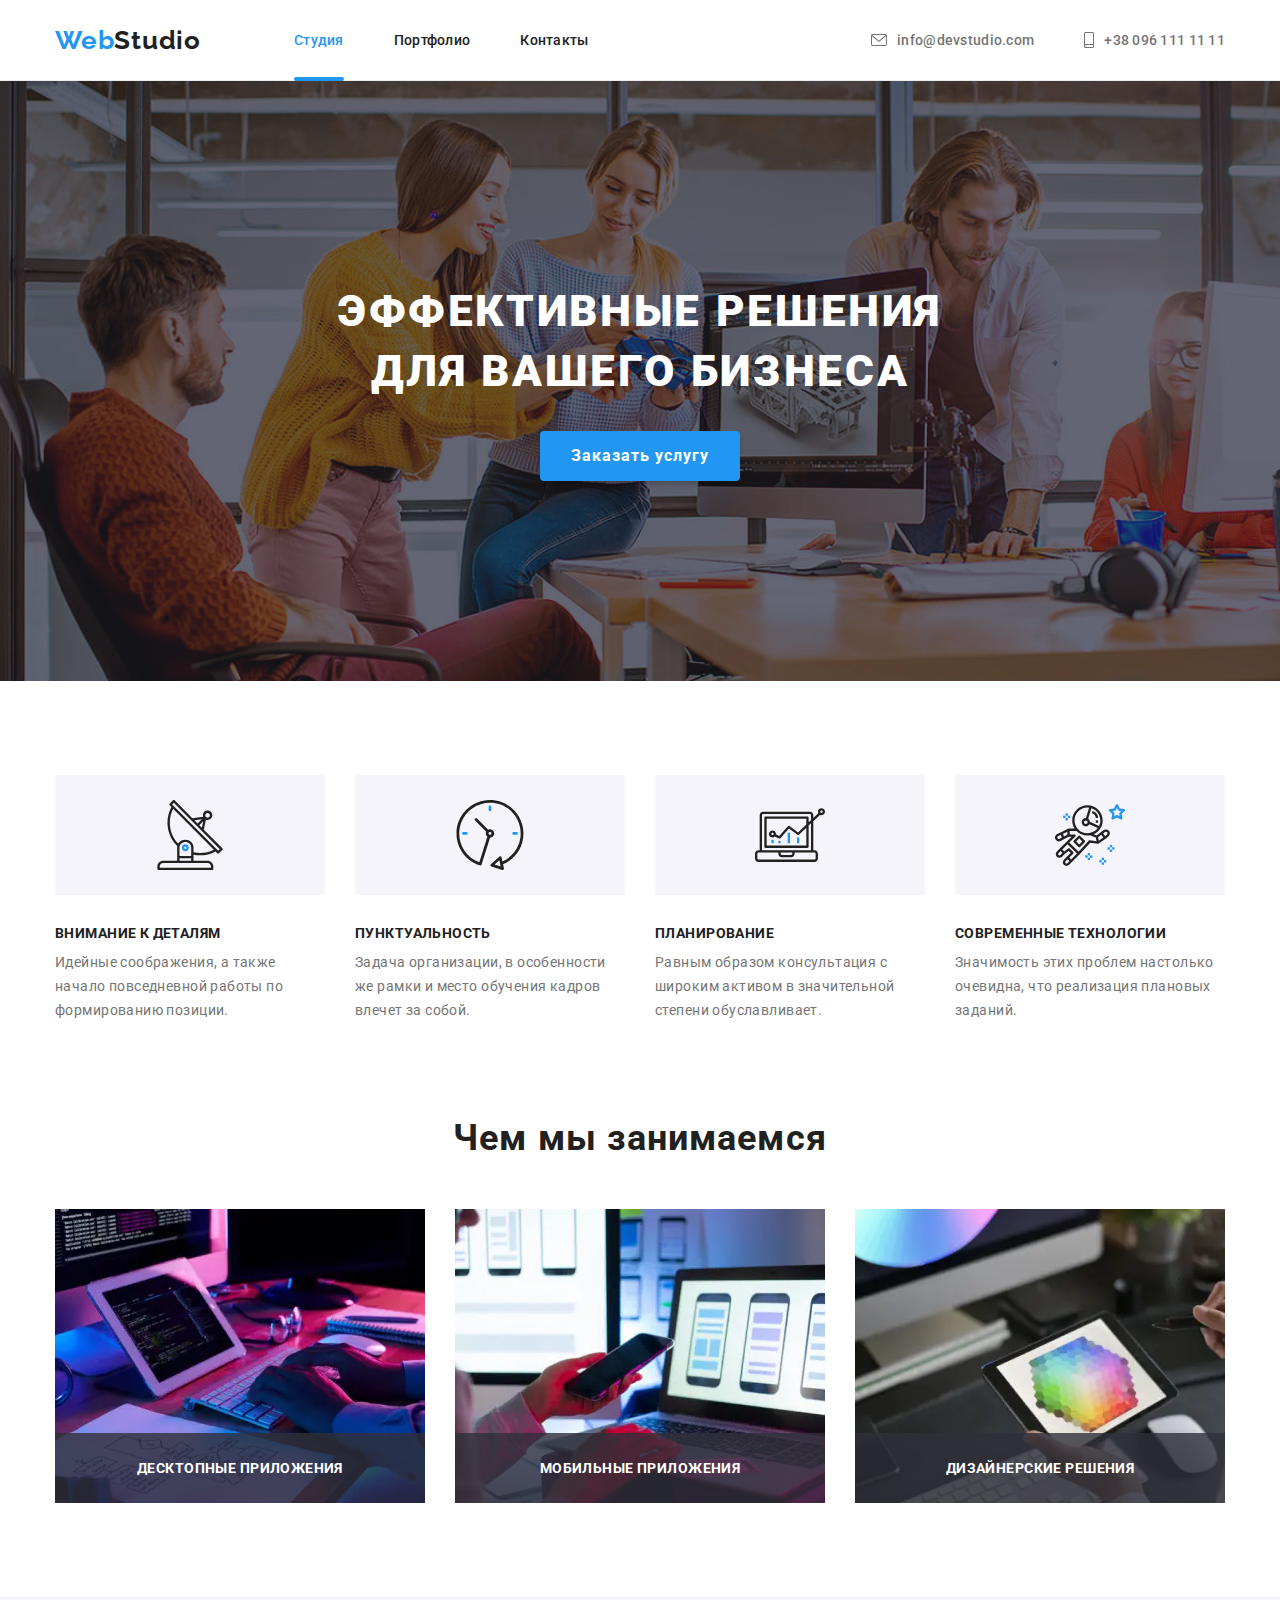
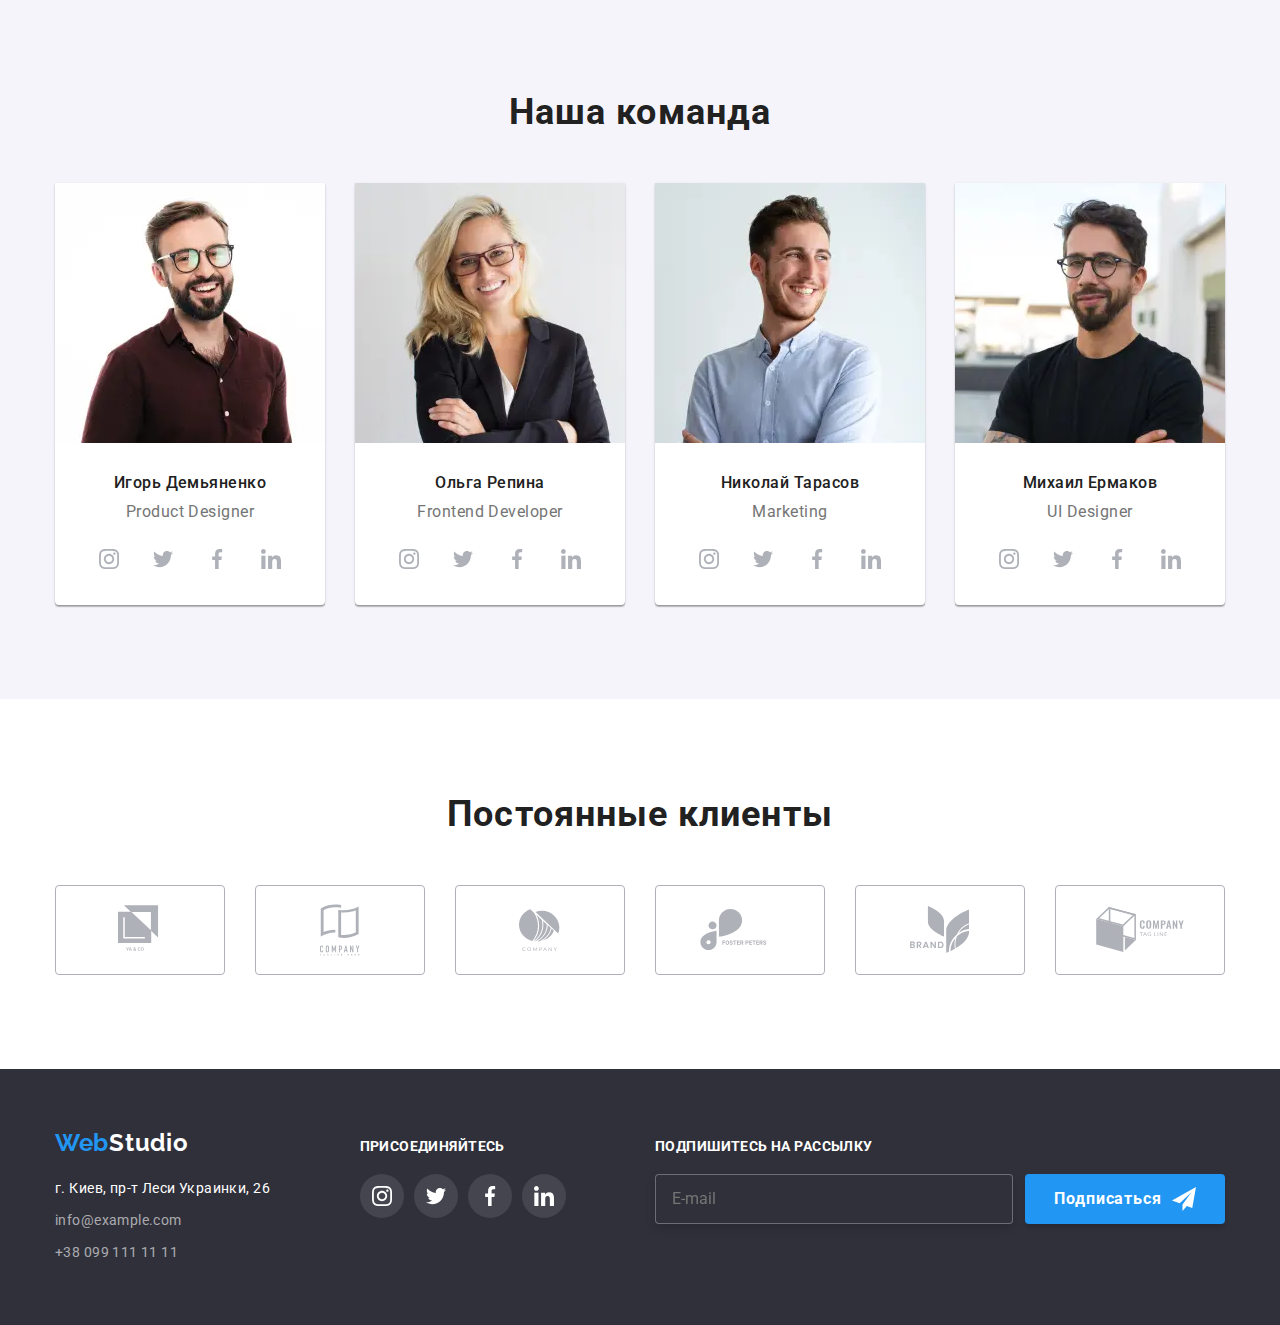
<file: index.html>
<!DOCTYPE html>
<html lang="ru">
<head>
    <meta charset="UTF-8">
    <meta name="viewport" content="width=device-width, initial-scale=1.0">
    <meta http-equiv="X-UA-Compatible" content="ie=edge">
    <link rel="stylesheet" href="https://cdnjs.cloudflare.com/ajax/libs/modern-normalize/1.0.0/modern-normalize.min.css" />
    <link rel="preconnect" href="https://fonts.gstatic.com">
    <link href="https://fonts.googleapis.com/css2?family=Raleway:wght@700&family=Roboto:wght@400;500;700;900&display=swap"
        rel="stylesheet">
    <link rel="stylesheet" href="./css/main.min.css">
    <title>Webstudio</title>
</head>
<body>
    <header class="header">
        <div class="container">
            <nav class="navigation">
                <a class="header-logo" href="./"><span class="logo-accent">Web</span>Studio</a>
                <ul class="navigation-list">
                    <li class="navigation-list-item">
                        <a class="navigation-list-link current-link" href="#">Студия</a>
                    </li>
                    <li class="navigation-list-item">
                        <a class="navigation-list-link" href="./portfolio.html">Портфолио</a>
                    </li>
                    <li class="navigation-list-item">
                        <a class="navigation-list-link" href="">Контакты</a>
                    </li>
                </ul>
            </nav>
            <button type="button" class="burger-btn" data-menu-button>
                <svg class="burger-icon">
                    <use href="./images/sprite.svg#burger"></use>
                </svg>
            </button>

            <ul class="header-address">
                <li class="header-address-item">
                    <a class="header-address-link" href="mailto:info@devstudio.com">
                        <svg class="icon-mail">
                            <use href="./images/sprite.svg#mail"></use>
                        </svg>
                        info@devstudio.com</a>
                </li>
                <li class="header-address-item">
                    <a class="header-address-link" href="tel:+380961111111">
                        <svg class="icon-phone">
                            <use href="./images/sprite.svg#phone"></use>
                        </svg>
                        +38 096 111 11 11</a>
                </li>
            </ul>
        </div>
        <div class="mobile-menu" data-menu>
            <button type="button" class="mobile-close-btn" data-menu-close>
                <svg class="close-icon">
                    <use href="./images/sprite.svg#close"></use>
                </svg>
            </button>
            <ul class="mobile-menu-nav">
                <li class="mobile-menu-nav-item">
                    <a href="" class="mobile-menu-nav-link link current-link">Студия</a>
                </li>
                <li class="mobile-menu-nav-item">
                    <a href="./portfolio.html" class="mobile-menu-nav-link link">Портфолио</a>
                </li>
                <li class="mobile-menu-nav-item">
                    <a href="" class="mobile-menu-nav-link link">Контакты</a>
                </li>
            </ul>
            <div class="mobile-container">
                <ul class="mobile-menu-address">
                    <li class="mobile-menu-address-item">
                        <a href="tel:+380961111111" class="mobile-menu-address-tel-link link">+38 096 111 11 11</a>
                    </li>
                    <li class="mobile-menu-address-item">
                        <a href="mailto:info@devstudio.com" class="mobile-menu-address-mail-link link">info@devstudio.com</a>
                    </li>
                </ul>
                <ul class="mobile-menu-social">
                    <li class="mobile-menu-social-item">
                        <a href="https://www.instagram.com/" class="mobile-menu-social-link link" target="blank">Instagram</a>
                    </li>
                    <li class="mobile-menu-social-item">
                        <a href="https://twitter.com/" class="mobile-menu-social-link link" target="blank">Twitter</a>
                    </li>
                    <li class="mobile-menu-social-item">
                        <a href="https://www.facebook.com/" class="mobile-menu-social-link link" target="blank">Facebook</a>
                    </li>
                    <li class="mobile-menu-social-item">
                        <a href="https://www.linkedin.com/" class="mobile-menu-social-link link" target="blank">LinkedIn</a>
                    </li>
                </ul>
            </div>
        </div>
    </header>

    <main>
        <!-- HERO -->
        <section class="hero">
            <div class="hero-content container">
            <h1 class="hero-title">Эффективные решения <br> для вашего бизнеса</h1>
            <button class="hero-button" type="button" data-modal-open>Заказать услугу</button>
            </div>
        </section>

        <!-- ABOUT US -->
        <section class="about">
            <div class="container">
            <h2 class="visually-hidden">Наши преимущества</h2>
            <ul class="about-list">
                <li class="about-list-item">
                    <div class="about-list-icon">
                        <svg class="about-icon">
                            <use href="./images/sprite.svg#antenna"></use>
                        </svg>
                    </div>
                    <h3 class="about-title">Внимание к деталям</h3>
                    <p class="about-description">Идейные соображения, а также начало повседневной работы по формированию позиции.</p>
                </li>
                <li class="about-list-item">
                    <div class="about-list-icon">
                        <svg class="about-icon">
                            <use href="./images/sprite.svg#clock"></use>
                        </svg>
                    </div>
                    <h3 class="about-title">Пунктуальность</h3>
                    <p class="about-description">Задача организации, в особенности же рамки и место обучения кадров влечет за собой.</p>
                </li>
                <li class="about-list-item">
                    <div class="about-list-icon">
                        <svg class="about-icon">
                            <use href="./images/sprite.svg#diagram"></use>
                        </svg>
                    </div>
                    <h3 class="about-title">Планирование</h3>
                    <p class="about-description">Равным образом консультация с широким активом в значительной степени обуславливает.</p>
                </li>
                <li class="about-list-item">
                    <div class="about-list-icon">
                        <svg class="about-icon">
                            <use href="./images/sprite.svg#astronaut"></use>
                        </svg>
                    </div>
                    <h3 class="about-title">Современные технологии</h3>
                    <p class="about-description">Значимость этих проблем настолько очевидна, что реализация плановых заданий.</p>
                </li>
            </ul>
            </div>
        </section>

        <!-- WHAT WE DO -->
        <section class="our-work">
            <div class="container">
            <h2 class="title">Чем мы занимаемся</h2>
            <ul class="our-work-list">
                <li class="our-work-list-item">
                    <div class="our-work-list-wrapper">
                        <picture>
                            <source 
                            srcset="./images/what-we-do/img1.webp 1x, ./images/what-we-do/img1-2x.webp 2x" 
                            media="(min-width: 1200px)" type="image/webp">

                            <source
                            srcset="./images/what-we-do/img1.jpg 1x, ./images/what-we-do/img1-2x.jpg 2x"
                            media="(min-width: 1200px)">

                            <img class="our-work-img" src="./images/what-we-do/img1.jpg" alt="программист пишет код">
                        </picture>
                        <p class="our-work-description">Десктопные приложения</p>
                    </div>
                </li>
                <li class="our-work-list-item">
                    <div class="our-work-list-wrapper">
                        <picture>
                            <source srcset="./images/what-we-do/img2.webp 1x, ./images/what-we-do/img2-2x.webp 2x" media="(min-width: 1200px)"
                                type="image/webp">
                        
                            <source srcset="./images/what-we-do/img2.jpg 1x, ./images/what-we-do/img2-2x.jpg 2x" media="(min-width: 1200px)">
                        
                            <img class="our-work-img" src="./images/what-we-do/img2.jpg" alt="дизайнер выбирает макет для мобильного приложения">
                        </picture>
                        <p class="our-work-description">Мобильные приложения</p>
                    </div>
                </li>
                <li class="our-work-list-item">
                    <div class="our-work-list-wrapper">
                        <picture>
                            <source srcset="./images/what-we-do/img3.webp 1x, ./images/what-we-do/img3-2x.webp 2x" media="(min-width: 1200px)"
                                type="image/webp">
                        
                            <source srcset="./images/what-we-do/img3.jpg 1x, ./images/what-we-do/img3-2x.jpg 2x" media="(min-width: 1200px)">
                        
                            <img class="our-work-img" src="./images/what-we-do/img3.jpg" alt="дизайнер выбирает цветовую гамму">
                        </picture>
                        <p class="our-work-description">Дизайнерские решения</p>
                    </div>
                </li>
            </ul>
            </div>
        </section>

        <!-- OUR TEAM -->
        <section class="team">
            <div class="container">
            <h2 class="title">Наша команда</h2>
            <ul class="team-list">
                <li class="team-list-item">
                    <picture>
                        <source 
                            srcset="./images/our-team/igor-desk.webp 1x, ./images/our-team/igor-desk@2х.webp 2x" 
                            media="(min-width: 1200px)" type="image/webp">
                        <source 
                            srcset="./images/our-team/igor-desk.jpg 1x, ./images/our-team/igor-desk@2x.jpg 2x" 
                            media="(min-width: 1200px)">
                        <source 
                            srcset="./images/our-team/igor-tablet.webp 1x, ./images/our-team/igor-tablet@2x.webp 2x" 
                            media="(min-width: 768px)" type="image/webp">
                        <source 
                            srcset="./images/our-team/igor-tablet.jpg 1x, ./images/our-team/igor-tablet@2x.jpg 2x" 
                            media="(min-width: 768px)">
                        <source 
                            srcset="./images/our-team/igor.webp 1x, ./images/our-team/igor@2х.webp 2x" 
                            media="(min-width: 480px)" type="image/webp">
                        <source 
                            srcset="./images/our-team/igor.jpg 1x, ./images/our-team/igor@2х.jpg 2x" 
                            media="(min-width: 480px)">

                        <img class="team-img" src="./images/our-team/igor.jpg" alt="Игорь Демьяненко">
                    </picture>
                    
                    <div class="team-card">
                    <h3 class="team-title">Игорь Демьяненко</h3>
                    <p class="team-description" lang="en">Product Designer</p>
                    <ul class="social-list">
                        <li class="social-list-item">
                            <a href="https://www.instagram.com/" class="social-list-link" target="blank">
                                <svg class="social-list-icon">
                                    <use href="./images/sprite.svg#instagram"></use>
                                </svg>
                            </a>
                        </li>
                        <li class="social-list-item">
                            <a href="https://twitter.com/" class="social-list-link" target="blank">
                                <svg class="social-list-icon">
                                    <use href="./images/sprite.svg#twitter"></use>
                                </svg>
                            </a>
                        </li>
                        <li class="social-list-item">
                            <a href="https://www.facebook.com/" class="social-list-link" target="blank">
                                <svg class="social-list-icon">
                                    <use href="./images/sprite.svg#facebook"></use>
                                </svg>
                            </a>
                        </li>
                        <li class="social-list-item">
                            <a href="https://www.linkedin.com/" class="social-list-link" target="blank">
                                <svg class="social-list-icon">
                                    <use href="./images/sprite.svg#linkedin"></use>
                                </svg>
                            </a>
                        </li>
                    </ul>
                    </div>
                </li>
                <li class="team-list-item">
                    <picture>
                        <source srcset="./images/our-team/olga-desk-1x.webp 1x, ./images/our-team/olga-desk-2x.webp 2x" 
                            media="(min-width: 1200px)"
                            type="image/webp">

                        <source srcset="./images/our-team/olga-desk-1x.jpg 1x, ./images/our-team/olga-desk-2x.jpg 2x" 
                            media="(min-width: 1200px)">

                        <source srcset="./images/our-team/olga-tablet-1x.webp 1x, ./images/our-team/olga-tablet-2x.webp 2x"
                            media="(min-width: 768px)"
                            type="image/webp">

                        <source srcset="./images/our-team/olga-tablet-1x.jpg 1x, ./images/our-team/olga-tablet-2x.jpg 2x"
                            media="(min-width: 768px)">

                        <source srcset="./images/our-team/olga-1х.webp 1x, ./images/our-team/olga-2х.webp 2x" 
                            media="(min-width: 480px)"
                            type="image/webp">

                        <source srcset="./images/our-team/olga-1х.jpg 1x, ./images/our-team/olga-2х.jpg 2x" 
                            media="(min-width: 480px)">
                    
                        <img class="team-img" src="./images/our-team/olga-1х.jpg" alt="Ольга Репина">
                    </picture>
                    

                    <div class="team-card">
                    <h3 class="team-title">Ольга Репина</h3>
                    <p class="team-description" lang="en">Frontend Developer</p>
                    <ul class="social-list">
                        <li class="social-list-item">
                            <a href="https://www.instagram.com/" class="social-list-link" target="blank">
                                <svg class="social-list-icon">
                                    <use href="./images/sprite.svg#instagram"></use>
                                </svg>
                            </a>
                        </li>
                        <li class="social-list-item">
                            <a href="https://twitter.com/" class="social-list-link" target="blank">
                                <svg class="social-list-icon">
                                    <use href="./images/sprite.svg#twitter"></use>
                                </svg>
                            </a>
                        </li>
                        <li class="social-list-item">
                            <a href="https://www.facebook.com/" class="social-list-link" target="blank">
                                <svg class="social-list-icon">
                                    <use href="./images/sprite.svg#facebook"></use>
                                </svg>
                            </a>
                        </li>
                        <li class="social-list-item">
                            <a href="https://www.linkedin.com/" class="social-list-link" target="blank">
                                <svg class="social-list-icon">
                                    <use href="./images/sprite.svg#linkedin"></use>
                                </svg>
                            </a>
                        </li>
                    </ul>
                    </div>
                </li>
                <li class="team-list-item">

                    <picture>
                        <source srcset="./images/our-team/nikolay-desk-1x.webp 1x, ./images/our-team/nikolay-desk-2x.webp 2x"
                            media="(min-width: 1200px)" type="image/webp">
                        
                        <source srcset="./images/our-team/nikolay-desk-1x.jpg 1x, ./images/our-team/nikolay-desk-2x.jpg 2x"
                            media="(min-width: 1200px)">
                        
                        <source srcset="./images/our-team/nikolay-tablet-1x.webp 1x, ./images/our-team/nikolay-tablet-2x.webp 2x"
                            media="(min-width: 768px)" type="image/webp">
                        
                        <source srcset="./images/our-team/nikolay-tablet-1x.jpg 1x, ./images/our-team/nikolay-tablet-2x.jpg 2x"
                            media="(min-width: 768px)">
                        
                        <source srcset="./images/our-team/nikolay-1х.webp 1x, ./images/our-team/nikolay-2х.webp 2x" 
                            media="(min-width: 480px)"
                            type="image/webp">
                        
                        <source srcset="./images/our-team/nikolay-1х.jpg 1x, ./images/our-team/nikolay-2х.jpg 2x" 
                            media="(min-width: 480px)">

                        <img class="team-img" src="./images/our-team/nikolay-1х.jpg" alt="Николай Тарасов">
                    </picture>

                    <div class="team-card">
                    <h3 class="team-title">Николай Тарасов</h3>
                    <p class="team-description" lang="en">Marketing</p>
                    <ul class="social-list">
                        <li class="social-list-item">
                            <a href="https://www.instagram.com/" class="social-list-link" target="blank">
                                <svg class="social-list-icon">
                                    <use href="./images/sprite.svg#instagram"></use>
                                </svg>
                            </a>
                        </li>
                        <li class="social-list-item">
                            <a href="https://twitter.com/" class="social-list-link" target="blank">
                                <svg class="social-list-icon">
                                    <use href="./images/sprite.svg#twitter"></use>
                                </svg>
                            </a>
                        </li>
                        <li class="social-list-item">
                            <a href="https://www.facebook.com/" class="social-list-link" target="blank">
                                <svg class="social-list-icon">
                                    <use href="./images/sprite.svg#facebook"></use>
                                </svg>
                            </a>
                        </li>
                        <li class="social-list-item">
                            <a href="https://www.linkedin.com/" class="social-list-link" target="blank">
                                <svg class="social-list-icon">
                                    <use href="./images/sprite.svg#linkedin"></use>
                                </svg>
                            </a>
                        </li>
                    </ul>
                    </div>
                </li>
                <li class="team-list-item">
                    <picture>
                        <source srcset="./images/our-team/michael-desk-1x.webp 1x, ./images/our-team/michael-desk-2x.webp 2x"
                            media="(min-width: 1200px)" 
                            type="image/webp">
                        
                        <source srcset="./images/our-team/michael-desk-1x.jpg 1x, ./images/our-team/michael-desk-2x.jpg 2x"
                            media="(min-width: 1200px)">
                        
                        <source srcset="./images/our-team/michael-tablet-1x.webp 1x, ./images/our-team/michael-tablet-2x.webp 2x"
                            media="(min-width: 768px)" 
                            type="image/webp">
                        
                        <source srcset="./images/our-team/michael-tablet-1x.jpg 1x, ./images/our-team/michael-tablet-2x.jpg 2x"
                            media="(min-width: 768px)">
                        
                        <source srcset="./images/our-team/michael-1х.webp 1x, ./images/our-team/michael-2х.webp 2x" 
                            media="(min-width: 480px)"
                            type="image/webp">
                        
                        <source srcset="./images/our-team/michael-1х.jpg 1x, ./images/our-team/michael-2х.jpg 2x" 
                            media="(min-width: 480px)">
                    
                        <img class="team-img" src="./images/our-team/michael-1х.jpg" alt="Михаил Ермаков">
                    </picture>

                    

                    <div class="team-card">
                    <h3 class="team-title">Михаил Ермаков</h3>
                    <p class="team-description" lang="en">UI Designer</p>
                    <ul class="social-list">
                        <li class="social-list-item">
                            <a href="https://www.instagram.com/" class="social-list-link" target="blank">
                                <svg class="social-list-icon">
                                    <use href="./images/sprite.svg#instagram"></use>
                                </svg>
                            </a>
                        </li>
                        <li class="social-list-item">
                            <a href="https://twitter.com/" class="social-list-link" target="blank">
                                <svg class="social-list-icon">
                                    <use href="./images/sprite.svg#twitter"></use>
                                </svg>
                            </a>
                        </li>
                        <li class="social-list-item">
                            <a href="https://www.facebook.com/" class="social-list-link" target="blank">
                                <svg class="social-list-icon">
                                    <use href="./images/sprite.svg#facebook"></use>
                                </svg>
                            </a>
                        </li>
                        <li class="social-list-item">
                            <a href="https://www.linkedin.com/" class="social-list-link" target="blank">
                                <svg class="social-list-icon">
                                    <use href="./images/sprite.svg#linkedin"></use>
                                </svg>
                            </a>
                        </li>
                    </ul>
                    </div>
                    
                </li>
            </ul>
            </div>
        </section>

        <!-- OUR CLIENTS -->
        <section class="our-clients">
            <div class="container">
                <h2 class="title">Постоянные клиенты</h2>
                <ul class="our-clients-list">
                    <li class="our-clients-item">
                        <a href="" class="our-clients-link">
                            <svg class="our-clients-icon" width="44.27" height="49.23">
                                <use href="./images/sprite.svg#clients1"></use>
                            </svg>
                        </a>
                    </li>
                    <li class="our-clients-item">
                        <a href="" class="our-clients-link">
                            <svg class="our-clients-icon" width="40" height="52">
                                <use href="./images/sprite.svg#clients2"></use>
                            </svg>
                        </a>
                    </li>
                    <li class="our-clients-item">
                        <a href="" class="our-clients-link">
                            <svg class="our-clients-icon" width="41" height="42.6">
                                <use href="./images/sprite.svg#clients3"></use>
                            </svg>
                        </a>
                    </li>
                    <li class="our-clients-item">
                        <a href="" class="our-clients-link">
                            <svg class="our-clients-icon" width="79.66" height="42.02">
                                <use href="./images/sprite.svg#clients4"></use>
                            </svg>
                        </a>
                    </li>
                    <li class="our-clients-item">
                        <a href="" class="our-clients-link">
                            <svg class="our-clients-icon" width="59" height="47">
                                <use href="./images/sprite.svg#clients5"></use>
                            </svg>
                        </a>
                    </li>
                    <li class="our-clients-item">
                        <a href="" class="our-clients-link">
                            <svg class="our-clients-icon" width="88.48" height="45.44">
                                <use href="./images/sprite.svg#clients6"></use>
                            </svg>
                        </a>
                    </li>
                </ul>
            </div>
        </section>
    </main>
<!-- FOOTER -->
    <footer class="footer">
        <div class="container">
            <div class="footer-contacts-wrapper">
                <a class="footer-logo" href="./"><span class="logo-accent">Web</span>Studio</a>
                <address class="footer-address">
                    <ul class="footer-address-list">
                        <li class="footer-address-item">
                            <a class="footer-contacts map" href="https://goo.gl/maps/fuToK8LUHECQ2Vxz8" target="_blank">г. Киев, пр-т
                                Леси Украинки, 26</a>
                        </li>
                        <li class="footer-address-item">
                            <a class="footer-contacts" href="mailto:info@example.com">info@example.com</a>
                        </li>
                        <li class="footer-address-item">
                            <a class="footer-contacts" href="tel:+380991111111">+38 099 111 11 11</a>
                        </li>
                    </ul>
                </address>
            </div>
            <div class="footer-social-wrapper">
                <p class="footer-title">присоединяйтесь</p>
                <ul class="footer-social-list">
                    <li class="footer-social-list-item">
                        <a href="https://www.instagram.com/" class="footer-social-list-link" target="blank">
                            <svg class="footer-social-list-icon">
                                <use href="./images/sprite.svg#instagram"></use>
                            </svg>
                        </a>
                    </li>
                    <li class="footer-social-list-item">
                        <a href="https://twitter.com/" class="footer-social-list-link" target="blank">
                            <svg class="footer-social-list-icon">
                                <use href="./images/sprite.svg#twitter"></use>
                            </svg>
                        </a>
                    </li>
                    <li class="footer-social-list-item">
                        <a href="https://www.facebook.com/" class="footer-social-list-link" target="blank">
                            <svg class="footer-social-list-icon">
                                <use href="./images/sprite.svg#facebook"></use>
                            </svg>
                        </a>
                    </li>
                    <li class="footer-social-list-item">
                        <a href="https://www.linkedin.com/" class="footer-social-list-link" target="blank">
                            <svg class="footer-social-list-icon">
                                <use href="./images/sprite.svg#linkedin"></use>
                            </svg>
                        </a>
                    </li>
                </ul>
            </div>
            <div class="footer-subscribe-wrapper">
                <form action="#" class="footer-subscribe-form">
                    <p class="footer-title">Подпишитесь на рассылку</p>
                    <div class="footer-button-wrapper">
                    <label class="footer-subscribe-label">
                        <input type="email" class="footer-subscribe-input" name="user-mail" placeholder="E-mail" required>
                    </label>
                    <button type="submit" class="footer-subscribe-button">Подписаться</button>
                    </div>
                </form>
            </div>
        </div>
    </footer>
<!-- MODAL BUTTON -->
    <div class="backdrop is-hidden" data-modal>
        <div class="modal">
            <button type="button" class="modal-close-btn" data-modal-close>
                <svg class="modal-close-btn-svg">
                    <use href="./images/sprite.svg#close"></use>
                </svg>
            </button>

            <p class="form-title">Оставьте свои данные, мы вам перезвоним</p>
            <form action="#" class="modal-form">
                
                <label class="modal-form-label">
                    <span class="modal-form-label-name">Имя</span>
                    <span class="modal-form-input-wrapper">
                        <input class="modal-form-input" type="text" name="user-name" required>
                        <svg class="modal-form-icon">
                            <use href="./images/sprite.svg#form-person"></use>
                        </svg>
                    </span>
                </label>

                <label class="modal-form-label">
                    <span class="modal-form-label-name">Телефон</span>
                    <span class="modal-form-input-wrapper">
                        <input class="modal-form-input" type="tel" name="user-tel" required>
                        <svg class="modal-form-icon">
                            <use href="./images/sprite.svg#form-phone"></use>
                        </svg>
                    </span>
                </label>

                <label class="modal-form-label">
                    <span class="modal-form-label-name">Почта</span>
                    <span class="modal-form-input-wrapper">
                        <input class="modal-form-input" type="email" name="user-mail" required>
                        <svg class="modal-form-icon">
                            <use href="./images/sprite.svg#form-email"></use>
                        </svg>
                    </span>
                </label>

                <label class="modal-form-label" for="message">Комментарий</label>
                <textarea id="message" name="user-message" class="modal-form-message" placeholder="Введите текст"></textarea>

                <label for="policy" class="modal-form-label-policy">
                    <input type="checkbox" name="user-policy" id="policy" class="modal-form-check-policy" required>
                    <span class="check-policy-icon"></span>
                    Соглашаюсь с рассылкой и принимаю&nbsp;
                    <a href="#" class="policy-link">Условия договора</a>
                </label>

               <button type="submit" class="modal-form-btn">Отправить</button>
            </form>
        </div>
    </div>
    <script src="./js/modal.js"></script>
    <script src="./js/mobile-menu.js"></script>
</body>
</html>
</file>
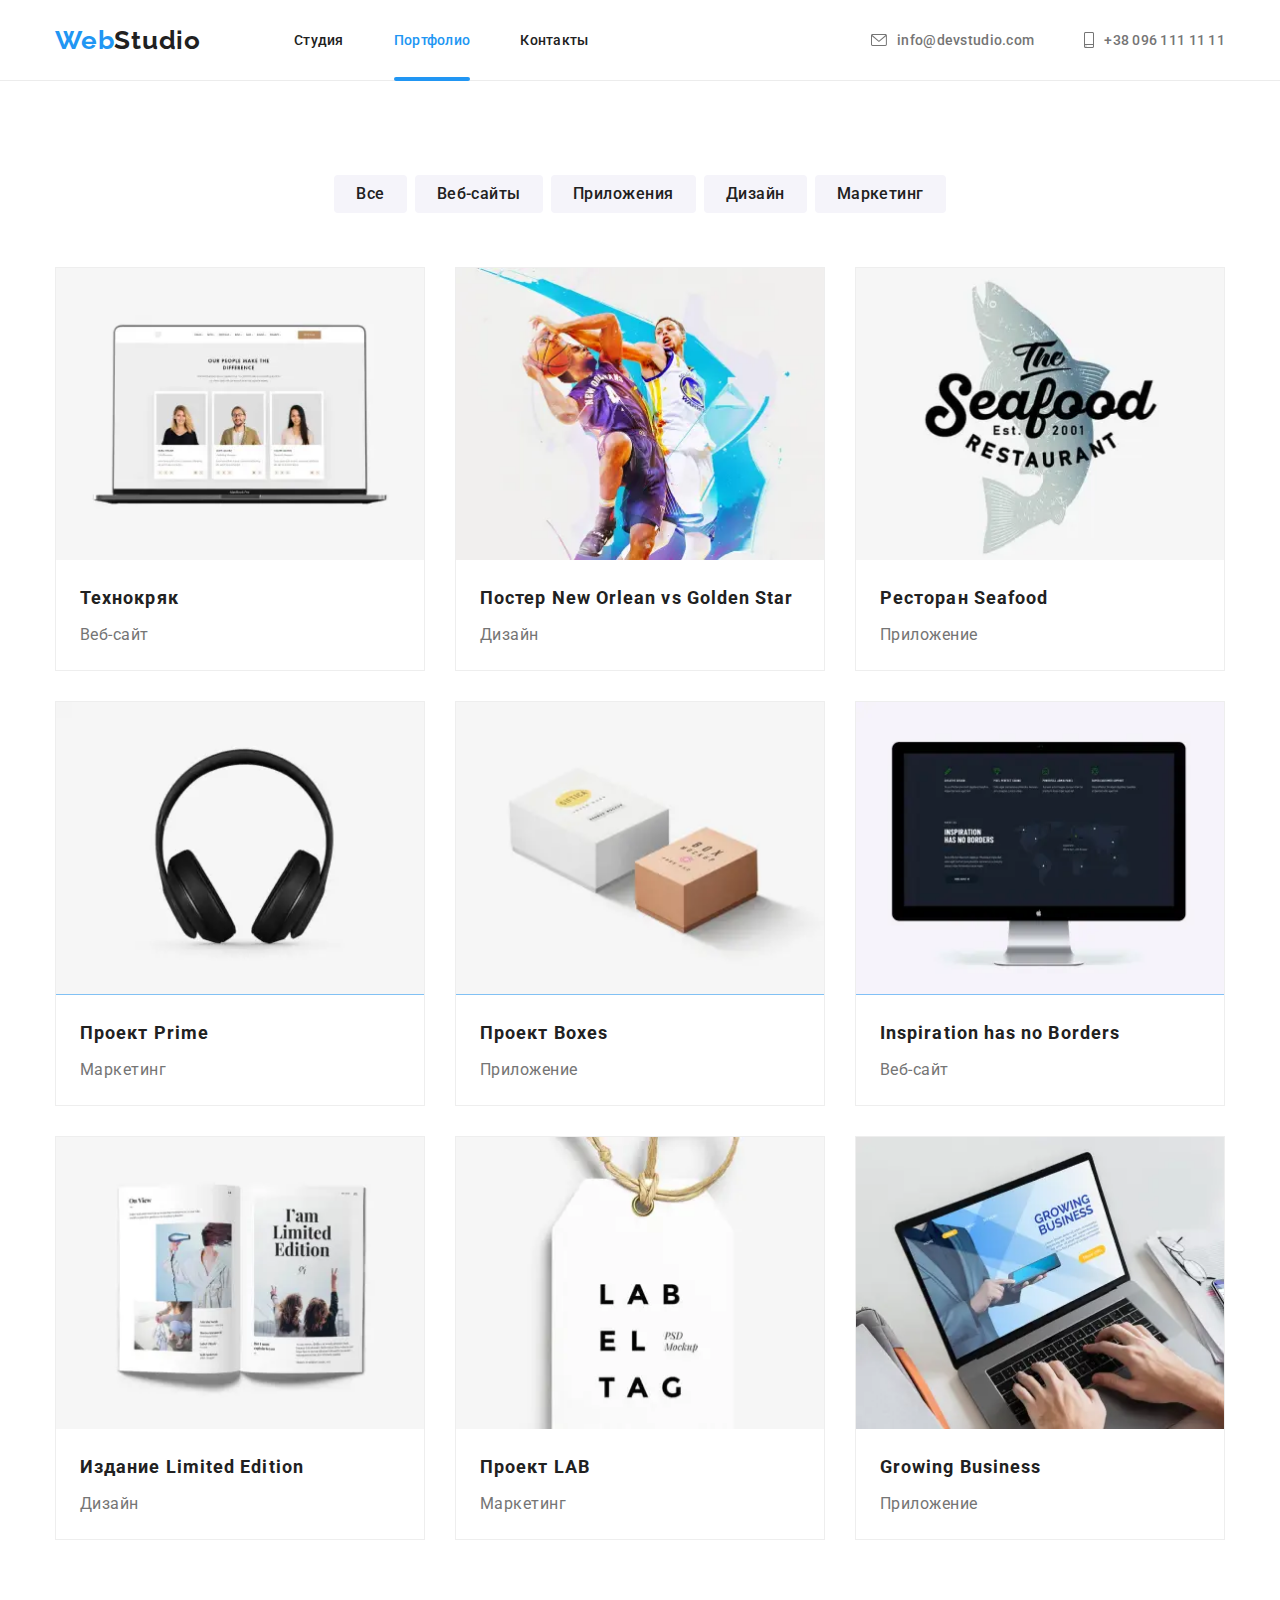
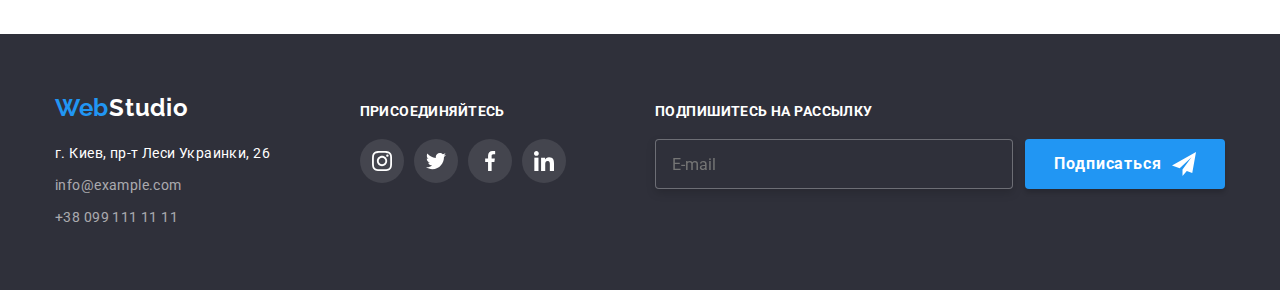
<file: portfolio.html>
<!DOCTYPE html>
<html lang="ru">

<head>
    <meta charset="UTF-8">
    <meta name="viewport" content="width=device-width, initial-scale=1.0">
    <meta http-equiv="X-UA-Compatible" content="ie=edge">
    <link rel="stylesheet" href="https://cdnjs.cloudflare.com/ajax/libs/modern-normalize/1.0.0/modern-normalize.min.css" />
    <link rel="preconnect" href="https://fonts.gstatic.com">
    <link href="https://fonts.googleapis.com/css2?family=Raleway:wght@700&family=Roboto:wght@400;500;700;900&display=swap"
        rel="stylesheet">
        <link rel="stylesheet" href="./css/main.min.css">
    <title>Portfolio</title>
</head>

<body>
    <header class="header">
        <div class="container">
            <nav class="navigation">
                <a class="header-logo" href="./"><span class="logo-accent">Web</span>Studio</a>
                <ul class="navigation-list">
                    <li class="navigation-list-item">
                        <a class="navigation-list-link" href="./">Студия</a>
                    </li>
                    <li class="navigation-list-item">
                        <a class="navigation-list-link current-link" href="./portfolio.html">Портфолио</a>
                    </li>
                    <li class="navigation-list-item">
                        <a class="navigation-list-link" href="">Контакты</a>
                    </li>
                </ul>
            </nav>
            <button type="button" class="burger-btn" data-menu-button>
                <svg class="burger-icon">
                    <use href="./images/sprite.svg#burger"></use>
                </svg>
            </button>
    
            <ul class="header-address">
                <li class="header-address-item">
                    <a class="header-address-link" href="mailto:info@devstudio.com">
                        <svg class="icon-mail">
                            <use href="./images/sprite.svg#mail"></use>
                        </svg>
                        info@devstudio.com</a>
                </li>
                <li class="header-address-item">
                    <a class="header-address-link" href="tel:+380961111111">
                        <svg class="icon-phone">
                            <use href="./images/sprite.svg#phone"></use>
                        </svg>
                        +38 096 111 11 11</a>
                </li>
            </ul>
        </div>
        <div class="mobile-menu" data-menu>
            <button type="button" class="mobile-close-btn" data-menu-close>
                <svg class="close-icon">
                    <use href="./images/sprite.svg#close"></use>
                </svg>
            </button>
            <ul class="mobile-menu-nav">
                <li class="mobile-menu-nav-item">
                    <a href="./" class="mobile-menu-nav-link link">Студия</a>
                </li>
                <li class="mobile-menu-nav-item">
                    <a href="./portfolio.html" class="mobile-menu-nav-link link current-link">Портфолио</a>
                </li>
                <li class="mobile-menu-nav-item">
                    <a href="" class="mobile-menu-nav-link link">Контакты</a>
                </li>
            </ul>
            <ul class="mobile-menu-address">
                <li class="mobile-menu-address-item">
                    <a href="tel:+380961111111" class="mobile-menu-address-tel-link link">+38 096 111 11 11</a>
                </li>
                <li class="mobile-menu-address-item">
                    <a href="mailto:info@devstudio.com" class="mobile-menu-address-mail-link link">info@devstudio.com</a>
                </li>
            </ul>
            <ul class="mobile-menu-social">
                <li class="mobile-menu-social-item">
                    <a href="https://www.instagram.com/" class="mobile-menu-social-link link" target="blank">Instagram</a>
                </li>
                <li class="mobile-menu-social-item">
                    <a href="https://twitter.com/" class="mobile-menu-social-link link" target="blank">Twitter</a>
                </li>
                <li class="mobile-menu-social-item">
                    <a href="https://www.facebook.com/" class="mobile-menu-social-link link" target="blank">Facebook</a>
                </li>
                <li class="mobile-menu-social-item">
                    <a href="https://www.linkedin.com/" class="mobile-menu-social-link link" target="blank">LinkedIn</a>
                </li>
            </ul>
        </div>
    </header>

    <main>
        <section class="portfolio">
            <div class="container">
            <h1 class="visually-hidden">Примеры робот</h1>
            <ul class="portfolio-nav">
                <li class="portfolio-nav-item">
                    <button class="portfolio-button">Все</button>
                </li>
                <li class="portfolio-nav-item">
                    <button class="portfolio-button">Веб-сайты</button>
                </li>
                <li class="portfolio-nav-item">
                    <button class="portfolio-button">Приложения</button>
                </li>
                <li class="portfolio-nav-item">
                    <button class="portfolio-button">Дизайн</button>
                </li>
                <li class="portfolio-nav-item">
                    <button class="portfolio-button">Маркетинг</button>
                </li>
            </ul>
            <ul class="portfolio-list">
                <li class="portfolio-list-item">
                    <a class="portfolio-link" href="">
                        <div class="portfolio-img-wrapper">
                            <picture>
                                <source srcset="./images/portfolio/img11d.webp 1x, ./images/portfolio/img11d@2x.webp 2x" 
                                    media="(min-width: 1200px)"
                                    type="image/webp">

                                <source srcset="./images/portfolio/img11d.jpg 1x, ./images/portfolio/img11d@2x.jpg 2x" 
                                    media="(min-width: 1200px)">

                                <source srcset="./images/portfolio/img11t.webp 1x, ./images/portfolio/img11t@2x.webp 2x"
                                    media="(min-width: 768px)" 
                                    type="image/webp">
                                    
                                <source srcset="./images/portfolio/img11t.jpg 1x, ./images/portfolio/img11t@2x.jpg 2x"
                                    media="(min-width: 768px)">

                                <source srcset="./images/portfolio/img11.webp 1x, ./images/portfolio/img11@2х.webp 2x" 
                                    media="(min-width: 480px)"
                                    type="image/webp">

                                <source srcset="./images/portfolio/img11.jpg 1x, ./images/portfolio/img11@2х.jpg 2x" 
                                    media="(min-width: 480px)">

                                <img class="portfolio-img" src="./images/portfolio/img11.jpg" alt="Технокряк">
                            </picture>
                             <p class="portfolio-overlay">Технокряк это современная площадка распространения коронавируса. 
                                Компании используют эту платформу для цифрового шпионажа и атак на защищённые сервера конкурентов.
                            </p>
                        </div>
                        <div class="portfolio-card">
                            <h2 class="portfolio-title">Технокряк</h2>
                            <p class="portfolio-description">Веб-сайт</p>
                        </div>
                    </a>
                </li>
                
                <li class="portfolio-list-item">
                    <a class="portfolio-link" href="">
                        <div class="portfolio-img-wrapper">
                            <picture>
                                <source srcset="./images/portfolio/img22d.webp 1x, ./images/portfolio/img22d@2x.webp 2x" media="(min-width: 1200px)"
                                    type="image/webp">
                            
                                <source srcset="./images/portfolio/img22d.jpg 1x, ./images/portfolio/img22d@2x.jpg 2x" media="(min-width: 1200px)">
                            
                                <source srcset="./images/portfolio/img22t.webp 1x, ./images/portfolio/img22t@2x.webp 2x" media="(min-width: 768px)"
                                    type="image/webp">
                            
                                <source srcset="./images/portfolio/img22t.jpg 1x, ./images/portfolio/img22t@2x.jpg 2x" media="(min-width: 768px)">
                            
                                <source srcset="./images/portfolio/img22.webp 1x, ./images/portfolio/img22@2x.webp 2x" media="(min-width: 480px)"
                                    type="image/webp">
                            
                                <source srcset="./images/portfolio/img22.jpg 1x, ./images/portfolio/img22@2x.jpg 2x" media="(min-width: 480px)">
                            
                                <img class="portfolio-img" src="./images/portfolio/img22.jpg" alt="Постер New Orlean vs Golden Star">
                            </picture>
                            
                            <p class="portfolio-overlay">Технокряк это современная площадка распространения коронавируса. 
                                Компании используют эту платформу для цифрового шпионажа и атак на защищённые сервера конкурентов.
                            </p>
                        </div>
                        <div class="portfolio-card">
                            <h2 class="portfolio-title">Постер New Orlean vs Golden Star</h2>
                            <p class="portfolio-description">Дизайн</p>
                        </div>
                    </a>
                </li>

                <li class="portfolio-list-item">
                    <a class="portfolio-link" href="">
                        <div class="portfolio-img-wrapper">
                            <picture>
                                <source srcset="./images/portfolio/img33d.webp 1x, ./images/portfolio/img33d@2x.webp 2x" media="(min-width: 1200px)"
                                    type="image/webp">
                            
                                <source srcset="./images/portfolio/img33d.jpg 1x, ./images/portfolio/img33d@2x.jpg 2x" media="(min-width: 1200px)">
                            
                                <source srcset="./images/portfolio/img33t.webp 1x, ./images/portfolio/img33t@2x.webp 2x" media="(min-width: 768px)"
                                    type="image/webp">
                            
                                <source srcset="./images/portfolio/img33t.jpg 1x, ./images/portfolio/img33t@2x.jpg 2x" media="(min-width: 768px)">
                            
                                <source srcset="./images/portfolio/img33.webp 1x, ./images/portfolio/img33@2x.webp 2x" media="(min-width: 480px)"
                                    type="image/webp">
                            
                                <source srcset="./images/portfolio/img33.jpg 1x, ./images/portfolio/img33@2x.jpg 2x" media="(min-width: 480px)">
                            
                                <img class="portfolio-img" src="./images/portfolio/img33.jpg" alt="Ресторан Seafood">
                            </picture>
                            
                            <p class="portfolio-overlay">Технокряк это современная площадка распространения коронавируса. 
                                Компании используют эту платформу для цифрового шпионажа и атак на защищённые сервера конкурентов.
                            </p>
                        </div>
                        <div class="portfolio-card">
                            <h2 class="portfolio-title">Ресторан Seafood</h2>
                            <p class="portfolio-description">Приложение</p>
                        </div>
                    </a>
                </li>

                <li class="portfolio-list-item">
                    <a class="portfolio-link" href="">
                        <div class="portfolio-img-wrapper">
                            <picture>
                                <source srcset="./images/portfolio/img44d.webp 1x, ./images/portfolio/img44d@2x.webp 2x" media="(min-width: 1200px)"
                                    type="image/webp">
                            
                                <source srcset="./images/portfolio/img44d.jpg 1x, ./images/portfolio/img44d@2x.jpg 2x" media="(min-width: 1200px)">
                            
                                <source srcset="./images/portfolio/img44t.webp 1x, ./images/portfolio/img44t@2x.webp 2x" media="(min-width: 768px)"
                                    type="image/webp">
                            
                                <source srcset="./images/portfolio/img44t.jpg 1x, ./images/portfolio/img44t@2x.jpg 2x" media="(min-width: 768px)">
                            
                                <source srcset="./images/portfolio/img44.webp 1x, ./images/portfolio/img44@2x.webp 2x" media="(min-width: 480px)"
                                    type="image/webp">
                            
                                <source srcset="./images/portfolio/img44.jpg 1x, ./images/portfolio/img44@2x.jpg 2x" media="(min-width: 480px)">
                            
                                <img class="portfolio-img" src="./images/portfolio/img44.jpg" alt="Проект Prime">
                            </picture>
                            
                            <p class="portfolio-overlay">Технокряк это современная площадка распространения коронавируса. 
                                Компании используют эту платформу для цифрового шпионажа и атак на защищённые сервера конкурентов.
                            </p>
                        </div>
                        <div class="portfolio-card">
                            <h2 class="portfolio-title">Проект Prime</h2>
                            <p class="portfolio-description">Маркетинг</p>
                        </div>
                    </a>
                </li>

                <li class="portfolio-list-item">
                    <a class="portfolio-link" href="">
                        <div class="portfolio-img-wrapper">
                            <picture>
                                <source srcset="./images/portfolio/img55d.webp 1x, ./images/portfolio/img55d@2x.webp 2x" media="(min-width: 1200px)"
                                    type="image/webp">
                            
                                <source srcset="./images/portfolio/img55d.jpg 1x, ./images/portfolio/img55d@2x.jpg 2x" media="(min-width: 1200px)">
                            
                                <source srcset="./images/portfolio/img55t.webp 1x, ./images/portfolio/img55t@2x.webp 2x" media="(min-width: 768px)"
                                    type="image/webp">
                            
                                <source srcset="./images/portfolio/img55t.jpg 1x, ./images/portfolio/img55t@2x.jpg 2x" media="(min-width: 768px)">
                            
                                <source srcset="./images/portfolio/img55.webp 1x, ./images/portfolio/img55@2x.webp 2x" media="(min-width: 480px)"
                                    type="image/webp">
                            
                                <source srcset="./images/portfolio/img55.jpg 1x, ./images/portfolio/img55@2x.jpg 2x" media="(min-width: 480px)">
                            
                                <img class="portfolio-img" src="./images/portfolio/img55.jpg" alt="Проект Boxes">
                            </picture>
                            
                            <p class="portfolio-overlay">Технокряк это современная площадка распространения коронавируса. 
                                Компании используют эту платформу для цифрового шпионажа и атак на защищённые сервера конкурентов.
                            </p>
                        </div>
                        <div class="portfolio-card">
                            <h2 class="portfolio-title">Проект Boxes</h2>
                            <p class="portfolio-description">Приложение</p>
                        </div>
                    </a>
                </li>

                <li class="portfolio-list-item">
                    <a class="portfolio-link" href="">
                        <div class="portfolio-img-wrapper">
                            <picture>
                                <source srcset="./images/portfolio/img66d.webp 1x, ./images/portfolio/img66d@2x.webp 2x" media="(min-width: 1200px)"
                                    type="image/webp">
                            
                                <source srcset="./images/portfolio/img66d.jpg 1x, ./images/portfolio/img66d@2x.jpg 2x" media="(min-width: 1200px)">
                            
                                <source srcset="./images/portfolio/img66t.webp 1x, ./images/portfolio/img66t@2x.webp 2x" media="(min-width: 768px)"
                                    type="image/webp">
                            
                                <source srcset="./images/portfolio/img66t.jpg 1x, ./images/portfolio/img66t@2x.jpg 2x" media="(min-width: 768px)">
                            
                                <source srcset="./images/portfolio/img66.webp 1x, ./images/portfolio/img66@2x.webp 2x" media="(min-width: 480px)"
                                    type="image/webp">
                            
                                <source srcset="./images/portfolio/img66.jpg 1x, ./images/portfolio/img66@2x.jpg 2x" media="(min-width: 480px)">
                            
                                <img class="portfolio-img" src="./images/portfolio/img66.jpg" alt="Inspiration has no Borders">
                            </picture>
                            
                            <p class="portfolio-overlay">Технокряк это современная площадка распространения коронавируса. 
                                Компании используют эту платформу для цифрового шпионажа и атак на защищённые сервера конкурентов.
                            </p>
                        </div>
                        <div class="portfolio-card">
                            <h2 class="portfolio-title" lang="en">Inspiration has no Borders</h2>
                            <p class="portfolio-description">Веб-сайт</p>
                        </div>
                    </a>
                </li>

                <li class="portfolio-list-item">
                    <a class="portfolio-link" href="">
                        <div class="portfolio-img-wrapper">
                            <picture>
                                <source srcset="./images/portfolio/img77d.webp 1x, ./images/portfolio/img77d@2x.webp 2x" media="(min-width: 1200px)"
                                    type="image/webp">
                            
                                <source srcset="./images/portfolio/img77d.jpg 1x, ./images/portfolio/img77d@2x.jpg 2x" media="(min-width: 1200px)">
                            
                                <source srcset="./images/portfolio/img77t.webp 1x, ./images/portfolio/img77t@2x.webp 2x" media="(min-width: 768px)"
                                    type="image/webp">
                            
                                <source srcset="./images/portfolio/img77t.jpg 1x, ./images/portfolio/img77t@2x.jpg 2x" media="(min-width: 768px)">
                            
                                <source srcset="./images/portfolio/img77.webp 1x, ./images/portfolio/img77@2x.webp 2x" media="(min-width: 480px)"
                                    type="image/webp">
                            
                                <source srcset="./images/portfolio/img77.jpg 1x, ./images/portfolio/img77@2x.jpg 2x" media="(min-width: 480px)">
                            
                                <img class="portfolio-img" src="./images/portfolio/img77.jpg" alt="Издание Limited Edition">
                            </picture>
                            
                            <p class="portfolio-overlay">Технокряк это современная площадка распространения коронавируса. 
                                Компании используют эту платформу для цифрового шпионажа и атак на защищённые сервера конкурентов.
                            </p>
                        </div>
                        <div class="portfolio-card">
                            <h2 class="portfolio-title">Издание Limited Edition</h2>
                            <p class="portfolio-description">Дизайн</p>
                        </div>
                    </a>
                </li>

                <li class="portfolio-list-item">
                    <a class="portfolio-link" href="">
                        <div class="portfolio-img-wrapper">
                            <picture>
                                <source srcset="./images/portfolio/img88d.webp 1x, ./images/portfolio/img88d@2x.webp 2x" media="(min-width: 1200px)"
                                    type="image/webp">
                            
                                <source srcset="./images/portfolio/img88d.jpg 1x, ./images/portfolio/img88d@2x.jpg 2x" media="(min-width: 1200px)">
                            
                                <source srcset="./images/portfolio/img88t.webp 1x, ./images/portfolio/img88t@2x.webp 2x" media="(min-width: 768px)"
                                    type="image/webp">
                            
                                <source srcset="./images/portfolio/img88t.jpg 1x, ./images/portfolio/img88t@2x.jpg 2x" media="(min-width: 768px)">
                            
                                <source srcset="./images/portfolio/img88.webp 1x, ./images/portfolio/img88@2x.webp 2x" media="(min-width: 480px)"
                                    type="image/webp">
                            
                                <source srcset="./images/portfolio/img88.jpg 1x, ./images/portfolio/img88@2x.jpg 2x" media="(min-width: 480px)">
                            
                                <img class="portfolio-img" src="./images/portfolio/img88.jpg" alt="Проект LAB">
                            </picture>
                            
                            <p class="portfolio-overlay">Технокряк это современная площадка распространения коронавируса. 
                                Компании используют эту платформу для цифрового шпионажа и атак на защищённые сервера конкурентов.
                            </p>
                        </div>
                        <div class="portfolio-card">
                            <h2 class="portfolio-title">Проект LAB</h2>
                            <p class="portfolio-description">Маркетинг</p>
                        </div>
                    </a>
                </li>

                <li class="portfolio-list-item">
                    <a class="portfolio-link" href="">
                        <div class="portfolio-img-wrapper">
                            <picture>
                                <source srcset="./images/portfolio/img99d.webp 1x, ./images/portfolio/img99d@2x.webp 2x" media="(min-width: 1200px)"
                                    type="image/webp">
                            
                                <source srcset="./images/portfolio/img99d.jpg 1x, ./images/portfolio/img99d@2x.jpg 2x" media="(min-width: 1200px)">
                            
                                <source srcset="./images/portfolio/img99t.webp 1x, ./images/portfolio/img99t@2x.webp 2x" media="(min-width: 768px)"
                                    type="image/webp">
                            
                                <source srcset="./images/portfolio/img99t.jpg 1x, ./images/portfolio/img99t@2x.jpg 2x" media="(min-width: 768px)">
                            
                                <source srcset="./images/portfolio/img99.webp 1x, ./images/portfolio/img99@2x.webp 2x" media="(min-width: 480px)"
                                    type="image/webp">
                            
                                <source srcset="./images/portfolio/img99.jpg 1x, ./images/portfolio/img99@2x.jpg 2x" media="(min-width: 480px)">
                            
                                <img class="portfolio-img" src="./images/portfolio/img99.jpg" alt="Growing Business">
                            </picture>
                            
                            <p class="portfolio-overlay">Технокряк это современная площадка распространения коронавируса. 
                                Компании используют эту платформу для цифрового шпионажа и атак на защищённые сервера конкурентов.
                            </p>
                        </div>
                        <div class="portfolio-card">
                            <h2 class="portfolio-title" lang="en">Growing Business</h2>
                            <p class="portfolio-description">Приложение</p>
                        </div>
                    </a>
                </li>
            </ul>
            </div>
        </section>
    </main>
<!-- FOOTER -->
<footer class="footer">
    <div class="container">
        <div class="footer-contacts-wrapper">
            <a class="footer-logo" href="./"><span class="logo-accent">Web</span>Studio</a>
            <address class="footer-address">
                <ul class="footer-address-list">
                    <li class="footer-address-item">
                        <a class="footer-contacts map" href="https://goo.gl/maps/fuToK8LUHECQ2Vxz8" target="_blank">г.
                            Киев, пр-т
                            Леси Украинки, 26</a>
                    </li>
                    <li class="footer-address-item">
                        <a class="footer-contacts" href="mailto:info@example.com">info@example.com</a>
                    </li>
                    <li class="footer-address-item">
                        <a class="footer-contacts" href="tel:+380991111111">+38 099 111 11 11</a>
                    </li>
                </ul>
            </address>
        </div>
        <div class="footer-social-wrapper">
            <p class="footer-title">присоединяйтесь</p>
            <ul class="footer-social-list">
                <li class="footer-social-list-item">
                    <a href="https://www.instagram.com/" class="footer-social-list-link" target="blank">
                        <svg class="footer-social-list-icon">
                            <use href="./images/sprite.svg#instagram"></use>
                        </svg>
                    </a>
                </li>
                <li class="footer-social-list-item">
                    <a href="https://twitter.com/" class="footer-social-list-link" target="blank">
                        <svg class="footer-social-list-icon">
                            <use href="./images/sprite.svg#twitter"></use>
                        </svg>
                    </a>
                </li>
                <li class="footer-social-list-item">
                    <a href="https://www.facebook.com/" class="footer-social-list-link" target="blank">
                        <svg class="footer-social-list-icon">
                            <use href="./images/sprite.svg#facebook"></use>
                        </svg>
                    </a>
                </li>
                <li class="footer-social-list-item">
                    <a href="https://www.linkedin.com/" class="footer-social-list-link" target="blank">
                        <svg class="footer-social-list-icon">
                            <use href="./images/sprite.svg#linkedin"></use>
                        </svg>
                    </a>
                </li>
            </ul>
        </div>
        <div class="footer-subscribe-wrapper">
            <form action="#" class="footer-subscribe-form">
                <p class="footer-title">Подпишитесь на рассылку</p>
                <div class="footer-button-wrapper">
                    <label class="footer-subscribe-label">
                        <input type="email" class="footer-subscribe-input" name="user-mail" placeholder="E-mail"
                            required>
                    </label>
                    <button type="submit" class="footer-subscribe-button">Подписаться</button>
                </div>
            </form>
        </div>
    </div>
</footer>
<script src="./js/mobile-menu.js"></script>
</body>
</html>
</file>
<file: css/main.min.css>
:root{--text-font: "Roboto", sans-serif;--logo-font: "Raleway", sans-serif;--main-color: #757575;--second-color: #ffffff;--title-color: #212121;--accent-color: #2196f3;--secondary-bg-color: #f5f4fa;--icon-color: #afb1b8;--footer-bg-color: #2f303a;--animation: 250ms cubic-bezier(0.4, 0, 0.2, 1)}.visually-hidden{position:absolute !important;clip:rect(1px 1px 1px 1px);clip:rect(1px, 1px, 1px, 1px);padding:0 !important;border:0 !important;height:1px !important;width:1px !important;overflow:hidden}body{font-family:var(--text-font);color:var(--main-color)}ul,ol{list-style:none;margin:0;padding:0}img{display:block;max-width:100%;height:auto}h1,h2,h3,h4,h5,h6,p{margin:0}.container{width:100%;padding:0 15px;margin:0 auto}.header .container{display:-webkit-box;display:-ms-flexbox;display:flex;-webkit-box-align:center;-ms-flex-align:center;align-items:center;-webkit-box-pack:justify;-ms-flex-pack:justify;justify-content:space-between}@media screen and (min-width: 480px){.container{width:480px}}@media screen and (min-width: 768px){.container{width:768px}.header>.container{display:-webkit-box;display:-ms-flexbox;display:flex;-webkit-box-align:center;-ms-flex-align:center;align-items:center}.footer>.container{display:-webkit-box;display:-ms-flexbox;display:flex;-webkit-box-align:baseline;-ms-flex-align:baseline;align-items:baseline;-ms-flex-wrap:wrap;flex-wrap:wrap;-ms-flex-pack:distribute;justify-content:space-around}}@media screen and (min-width: 1200px){.container{width:1200px}.footer>.container{-webkit-box-pack:justify;-ms-flex-pack:justify;justify-content:space-between}}.link{text-decoration:none}.title{margin-bottom:30px;font-weight:700;font-size:28px;line-height:1.178;letter-spacing:.03em;text-align:center;color:var(--title-color)}@media screen and (min-width: 1200px){.title{margin-bottom:50px;font-weight:700;font-size:36px;line-height:1.167;letter-spacing:.03em}}.backdrop{position:fixed;background-color:rgba(0,0,0,0.2);top:0;left:0;width:100%;height:100%;-webkit-transition:all var(--animation);transition:all var(--animation)}.modal{position:absolute;width:528px;height:581px;top:50%;left:50%;padding:40px;-webkit-transform:translate(-50%, -50%);transform:translate(-50%, -50%);background-color:var(--second-color);-webkit-box-shadow:0px 1px 3px rgba(0,0,0,0.12),0px 1px 1px rgba(0,0,0,0.14),0px 2px 1px rgba(0,0,0,0.2);box-shadow:0px 1px 3px rgba(0,0,0,0.12),0px 1px 1px rgba(0,0,0,0.14),0px 2px 1px rgba(0,0,0,0.2);border-radius:4px}.modal-close-btn{display:-webkit-box;display:-ms-flexbox;display:flex;-webkit-box-align:center;-ms-flex-align:center;align-items:center;-webkit-box-pack:center;-ms-flex-pack:center;justify-content:center;position:absolute;top:8px;right:8px;width:30px;height:30px;background:var(--second-color);border:1px solid rgba(0,0,0,0.1);border-radius:50%;cursor:pointer}.modal-close-btn-svg{width:18px;height:18px;fill:var(--title-color);-webkit-transition:fill var(--animation);transition:fill var(--animation)}.modal-close-btn:focus .modal-close-btn-svg,.modal-close-btn:hover .modal-close-btn-svg{fill:var(--accent-color)}.is-hidden{opacity:0;visibility:hidden;pointer-events:none}@media screen and (max-width: 1199px){.modal{width:95%;max-width:450px;height:95%;max-height:609px;overflow:scroll}}.social-list{display:-webkit-box;display:-ms-flexbox;display:flex;-webkit-box-pack:center;-ms-flex-pack:center;justify-content:center}.social-list-item:not(:last-child){margin-right:10px}.social-list-link{display:-webkit-box;display:-ms-flexbox;display:flex;width:44px;height:44px;border-radius:50%;-webkit-box-align:center;-ms-flex-align:center;align-items:center;-webkit-box-pack:center;-ms-flex-pack:center;justify-content:center;-webkit-transition:background-color var(--animation);transition:background-color var(--animation)}.social-list-link:focus,.social-list-link:hover{background-color:var(--accent-color);outline:none}.social-list-icon{width:20px;height:20px;fill:var(--icon-color);-webkit-transition:fill var(--animation);transition:fill var(--animation)}.social-list-link:focus .social-list-icon,.social-list-link:hover .social-list-icon{fill:var(--second-color)}.header{border-bottom:1px solid #ececec;padding-top:16px;padding-bottom:16px}.header-logo{font-family:var(--logo-font);text-decoration:none;font-weight:700;font-size:24px;line-height:1.167;letter-spacing:.03em;color:var(--title-color)}.logo-accent{color:var(--accent-color)}.burger-btn,.mobile-close-btn{background-color:transparent;border:none;padding:0;height:40px}.mobile-close-btn{position:absolute;top:10px;right:15px}.burger-icon,.close-icon{width:40px;height:40px}.mobile-menu{position:fixed;width:100%;max-width:767px;height:100vh;top:0;left:50%;-webkit-transform:translateX(-50%) translateY(-100%);transform:translateX(-50%) translateY(-100%);-webkit-transition:-webkit-transform var(--animation);transition:-webkit-transform var(--animation);transition:transform var(--animation);transition:transform var(--animation), -webkit-transform var(--animation);background-color:var(--second-color);display:-webkit-box;display:-ms-flexbox;display:flex;-webkit-box-orient:vertical;-webkit-box-direction:normal;-ms-flex-direction:column;flex-direction:column;-webkit-box-pack:justify;-ms-flex-pack:justify;justify-content:space-between;padding:48px 40px;overflow-y:scroll}.mobile-menu.is-open{-webkit-transform:translateX(-50%) translateY(0%);transform:translateX(-50%) translateY(0%);z-index:10}.mobile-menu-nav{margin-bottom:32px}.mobile-menu-nav-item:not(:last-child){margin-bottom:32px}.mobile-menu-nav-link{font-weight:500;font-size:40px;line-height:1.175;letter-spacing:0.02em;color:var(--title-color)}.current-link{color:var(--accent-color)}.mobile-menu-address-item{margin-bottom:32px}.mobile-menu-address-tel-link{font-weight:500;font-size:34px;line-height:1.176;letter-spacing:0.02em;color:var(--accent-color)}.mobile-menu-address-mail-link{font-weight:500;font-size:24px;line-height:1.167;letter-spacing:0.02em;color:var(--main-color)}.mobile-menu-address{margin-bottom:64px}.mobile-menu-social{display:-webkit-box;display:-ms-flexbox;display:flex}.mobile-menu-social-item{position:relative}.mobile-menu-social-item:not(:last-child){margin-right:10px;-webkit-box-align:center;-ms-flex-align:center;align-items:center}.mobile-menu-social-item:not(:last-child)::after{content:"";display:block;position:absolute;top:0;right:0;width:1px;height:22px;background-color:rgba(33,33,33,0.2)}.mobile-menu-social-link{font-weight:500;font-size:18px;line-height:1.222;letter-spacing:0.02em;padding-right:10px;color:var(--accent-color)}@media screen and (max-width: 479px){.mobile-menu-address-tel-link{font-size:24px;line-height:1.167}.mobile-menu-social-link{font-size:12px}}@media screen and (max-width: 767px){.navigation-list{display:none}.header-address{display:none}}@media screen and (min-width: 768px){.burger-btn{display:none}.mobile-menu{display:none}.header{padding:0}.header-logo{margin-right:88px}.header-address{display:-webkit-box;display:-ms-flexbox;display:flex;-webkit-box-orient:vertical;-webkit-box-direction:normal;-ms-flex-direction:column;flex-direction:column;margin-left:auto}.header-address-link{display:-webkit-box;display:-ms-flexbox;display:flex;-webkit-box-align:center;-ms-flex-align:center;align-items:center;text-decoration:none;font-weight:500;font-size:14px;line-height:1.143;letter-spacing:.02em;color:var(--main-color);-webkit-transition:color var(--animation);transition:color var(--animation)}.header-address-link:focus,.header-address-link:hover{color:var(--accent-color)}.header-address-item:not(:last-child){margin-bottom:10px}.navigation{display:-webkit-box;display:-ms-flexbox;display:flex;-webkit-box-align:center;-ms-flex-align:center;align-items:center}.navigation-list{display:-webkit-box;display:-ms-flexbox;display:flex}.navigation-list-item:not(:last-child){margin-right:50px}.navigation-list-link{padding-top:32px;padding-bottom:32px;display:block;text-decoration:none;font-weight:500;font-size:14px;line-height:1.143;letter-spacing:.02em;color:var(--title-color);-webkit-transition:color var(--animation);transition:color var(--animation)}.navigation-list-link:focus,.navigation-list-link:hover{color:var(--accent-color)}.current-link{position:relative;color:var(--accent-color)}.current-link::after{content:"";position:absolute;width:100%;height:4px;left:0;bottom:-1px;background:var(--accent-color);border-radius:2px}.current-link .header-address{display:-webkit-box;display:-ms-flexbox;display:flex;margin-left:auto}.icon-mail{width:16px;height:12px;margin-right:10px;fill:currentColor}.icon-phone{width:10px;height:16px;margin-right:10px;fill:currentColor}}@media screen and (min-width: 1200px){.header-logo{margin-right:93px;font-family:var(--logo-font);text-decoration:none;font-weight:700;font-size:26px;line-height:1.192;letter-spacing:.03em;color:var(--title-color)}.header-address{-webkit-box-orient:horizontal;-webkit-box-direction:normal;-ms-flex-direction:row;flex-direction:row}.header-address-item:not(:last-child){margin-right:50px;margin-bottom:0}}.hero{max-width:1600px;background-image:-webkit-gradient(linear, left top, left bottom, from(rgba(47,48,58,0.4)), to(rgba(47,48,58,0.4))),url("../images/hero/hero-mob-bg.jpg");background-image:linear-gradient(rgba(47,48,58,0.4), rgba(47,48,58,0.4)),url("../images/hero/hero-mob-bg.jpg");background-repeat:no-repeat;background-size:cover;background-color:var(--footer-bg-color);margin:auto}@media screen and (min-device-pixel-ratio: 2), screen and (-webkit-min-device-pixel-ratio: 2), screen and (min-resolution: 192dpi), screen and (min-resolution: 2dppx){.hero{background-image:-webkit-gradient(linear, left top, left bottom, from(rgba(47,48,58,0.4)), to(rgba(47,48,58,0.4))),url("../images/hero/hero-mob-bg@2x.jpg");background-image:linear-gradient(rgba(47,48,58,0.4), rgba(47,48,58,0.4)),url("../images/hero/hero-mob-bg@2x.jpg")}}.hero-content{display:-webkit-box;display:-ms-flexbox;display:flex;-webkit-box-orient:vertical;-webkit-box-direction:normal;-ms-flex-direction:column;flex-direction:column;-webkit-box-align:center;-ms-flex-align:center;align-items:center;padding:118px 0px}.hero-title{margin-bottom:30px;font-weight:900;font-size:26px;line-height:1.615;text-align:center;letter-spacing:0.06em;text-transform:uppercase;color:var(--second-color)}.hero-button{width:200px;height:50px;background:#2196f3;-webkit-box-shadow:0px 4px 4px rgba(0,0,0,0.15);box-shadow:0px 4px 4px rgba(0,0,0,0.15);border-radius:4px;border:none;background:var(--accent-color);font-weight:700;font-size:16px;line-height:1.875;letter-spacing:.06em;-webkit-box-align:center;-ms-flex-align:center;align-items:center;text-align:center;color:var(--second-color);box-shadow:0px 4px 4px rgba(0,0,0,0.15);border-radius:4px;cursor:pointer}@media screen and (min-width: 768px){.hero{background-image:-webkit-gradient(linear, left top, left bottom, from(rgba(47,48,58,0.4)), to(rgba(47,48,58,0.4))),url("../images/hero/hero-tab-bg.jpg");background-image:linear-gradient(rgba(47,48,58,0.4), rgba(47,48,58,0.4)),url("../images/hero/hero-tab-bg.jpg")}}@media screen and (min-width: 768px) and (min-device-pixel-ratio: 2), screen and (min-width: 768px) and (-webkit-min-device-pixel-ratio: 2), screen and (min-width: 768px) and (min-resolution: 192dpi), screen and (min-width: 768px) and (min-resolution: 2dppx){.hero{background-image:-webkit-gradient(linear, left top, left bottom, from(rgba(47,48,58,0.4)), to(rgba(47,48,58,0.4))),url("../images/hero/hero-tab-bg@2x.jpg");background-image:linear-gradient(rgba(47,48,58,0.4), rgba(47,48,58,0.4)),url("../images/hero/hero-tab-bg@2x.jpg")}}@media screen and (min-width: 1200px){.hero{background-image:-webkit-gradient(linear, left top, left bottom, from(rgba(47,48,58,0.4)), to(rgba(47,48,58,0.4))),url("../images/hero/hero-desk-bg.jpg");background-image:linear-gradient(rgba(47,48,58,0.4), rgba(47,48,58,0.4)),url("../images/hero/hero-desk-bg.jpg")}}@media screen and (min-width: 1200px) and (min-device-pixel-ratio: 2), screen and (min-width: 1200px) and (-webkit-min-device-pixel-ratio: 2), screen and (min-width: 1200px) and (min-resolution: 192dpi), screen and (min-width: 1200px) and (min-resolution: 2dppx){.hero{background-image:-webkit-gradient(linear, left top, left bottom, from(rgba(47,48,58,0.4)), to(rgba(47,48,58,0.4))),url("../images/hero/hero-desk-bg@2x.jpg");background-image:linear-gradient(rgba(47,48,58,0.4), rgba(47,48,58,0.4)),url("../images/hero/hero-desk-bg@2x.jpg")}}@media screen and (min-width: 1200px){.hero-content{padding:200px 0}.hero-title{font-size:44px;line-height:1.364}}.about{padding-top:60px;padding-bottom:60px}.about-list-item{max-width:450px}.about-list-icon{display:-webkit-box;display:-ms-flexbox;display:flex;-webkit-box-align:center;-ms-flex-align:center;align-items:center;-webkit-box-pack:center;-ms-flex-pack:center;justify-content:center;margin-bottom:30px;height:120px;background-color:var(--secondary-bg-color)}.about-icon{width:70px;height:70px}.about-title{margin-bottom:10px;font-weight:700;font-size:14px;line-height:1.143;letter-spacing:.03em;text-align:center;text-transform:uppercase;color:var(--title-color)}.about-description{font-weight:400;font-size:14px;line-height:1.714;letter-spacing:.03em;margin-bottom:30px}@media screen and (max-width: 767px){.about-list-ltem:not(:last-child){margin-bottom:30px}}@media screen and (min-width: 768px){.about-list{display:-webkit-box;display:-ms-flexbox;display:flex;-ms-flex-wrap:wrap;flex-wrap:wrap;-webkit-box-pack:start;-ms-flex-pack:start;justify-content:flex-start;margin:-15px}.about-list-item{width:calc((100% - 4 * 15px) / 2);margin:15px}.about-title{text-align:start}.about-description{margin-bottom:0px}}@media screen and (min-width: 1200px){.about{padding-top:94px;padding-bottom:0px}.about-list{margin:0}.about-list-item{width:270px;margin:0}.about-list-item:not(:last-child){margin:0 30px 0 0}}.our-work{display:none}@media screen and (min-width: 1200px){.our-work{display:block;padding-top:94px;padding-bottom:94px}.our-work-list{display:-webkit-box;display:-ms-flexbox;display:flex;-ms-flex-wrap:wrap;flex-wrap:wrap;-webkit-box-pack:justify;-ms-flex-pack:justify;justify-content:space-between}.our-work-list-wrapper{position:relative}.our-work-description{position:absolute;bottom:0;width:100%;padding-top:27px;padding-bottom:27px;padding-left:20px;padding-right:20px;font-weight:700;font-size:14px;line-height:1.143;letter-spacing:.03em;text-align:center;text-transform:uppercase;color:var(--second-color);background-color:rgba(47,48,58,0.8)}}.team{padding-top:60px;padding-bottom:60px;background-color:var(--secondary-bg-color)}.team-card{padding-top:30px;padding-right:24px;padding-bottom:24px;padding-left:24px}.team-list-item{max-width:450px;background:#ffffff;-webkit-box-shadow:0px 1px 3px rgba(0,0,0,0.12),0px 1px 1px rgba(0,0,0,0.14),0px 2px 1px rgba(0,0,0,0.2);box-shadow:0px 1px 3px rgba(0,0,0,0.12),0px 1px 1px rgba(0,0,0,0.14),0px 2px 1px rgba(0,0,0,0.2);border-radius:0px 0px 4px 4px}.team-title{margin-bottom:10px;font-weight:500;font-size:16px;line-height:1.187;letter-spacing:.03em;text-align:center;color:var(--title-color)}.team-description{margin-bottom:16px;font-weight:400;font-size:16px;line-height:1.187;letter-spacing:.03em;text-align:center}@media screen and (max-width: 767px){.team-list-item:not(:last-child){margin-bottom:30px}}@media screen and (min-width: 768px){.team-list{display:-webkit-box;display:-ms-flexbox;display:flex;-ms-flex-wrap:wrap;flex-wrap:wrap;-webkit-box-pack:start;-ms-flex-pack:start;justify-content:flex-start;margin:-15px}.team-list-item{width:calc((100% - 4 * 15px) / 2);margin:15px}}@media screen and (min-width: 1200px){.team{padding-top:94px;padding-bottom:94px}.team-list-item{width:calc((100% - 8 * 15px) / 4)}}.our-clients{padding-top:60px;padding-bottom:60px}.our-clients-list{display:-webkit-box;display:-ms-flexbox;display:flex;-ms-flex-wrap:wrap;flex-wrap:wrap;margin:-15px}.our-clients-item{margin:15px;height:90px;width:calc((100% - 4 * 15px) / 2)}.our-clients-link{display:-webkit-box;display:-ms-flexbox;display:flex;-webkit-box-align:center;-ms-flex-align:center;align-items:center;-webkit-box-pack:center;-ms-flex-pack:center;justify-content:center;height:100%;border:1px solid var(--icon-color);border-radius:4px;-webkit-transition:border-color var(--animation);transition:border-color var(--animation)}.our-clients-link:focus,.our-clients-link:hover{border-color:var(--accent-color);outline:none}.our-clients-icon{fill:var(--icon-color);-webkit-transition:fill var(--animation);transition:fill var(--animation)}.our-clients-link:hover .our-clients-icon,.our-clients-link:focus .our-clients-icon{fill:var(--accent-color)}@media screen and (min-width: 768px){.our-clients-item{width:calc((100% - 6 * 15px) / 3)}}@media screen and (min-width: 1200px){.our-clients{padding-top:94px;padding-bottom:94px}.our-clients-item{width:calc((100% - 12 * 15px) / 6)}}.footer{padding-top:60px;padding-bottom:60px;background-color:var(--footer-bg-color);text-align:center}.footer-logo{display:inline-block;margin-bottom:20px;font-family:var(--logo-font);text-decoration:none;font-weight:700;font-size:24px;line-height:1.167;letter-spacing:.03em;color:var(--second-color)}.footer-address-item:not(:last-child){margin-bottom:8px}.footer-contacts{text-decoration:none;font-style:normal;font-weight:400;font-size:14px;line-height:1.714;letter-spacing:.03em;color:rgba(255,255,255,0.6)}.footer .map{color:var(--second-color)}.footer-title{margin-bottom:20px;font-weight:700;font-size:14px;line-height:1.142;letter-spacing:.03em;text-transform:uppercase;color:var(--second-color)}.footer-social-list{display:-webkit-box;display:-ms-flexbox;display:flex;-webkit-box-pack:center;-ms-flex-pack:center;justify-content:center}.footer-social-list-item:not(:last-child){margin-right:10px}.footer-social-list-link{display:-webkit-box;display:-ms-flexbox;display:flex;width:44px;height:44px;border-radius:50%;-webkit-box-align:center;-ms-flex-align:center;align-items:center;-webkit-box-pack:center;-ms-flex-pack:center;justify-content:center;background-color:rgba(255,255,255,0.1);-webkit-transition:background-color var(--animation);transition:background-color var(--animation)}.footer-social-list-link:focus,.footer-social-list-link:hover{background-color:var(--accent-color);outline:none}.footer-social-list-icon{fill:var(--second-color);width:20px;height:20px}.footer-social-wrapper{margin-top:60px;margin-bottom:60px}.footer-button-wrapper{display:-webkit-box;display:-ms-flexbox;display:flex;-webkit-box-orient:vertical;-webkit-box-direction:normal;-ms-flex-direction:column;flex-direction:column;-webkit-box-pack:center;-ms-flex-pack:center;justify-content:center}.footer-subscribe-input{max-width:450px;width:100%;height:50px;padding:15px 16px;margin-bottom:20px;color:var(--second-color);border:1px solid rgba(255,255,255,0.3);-webkit-filter:drop-shadow(0px 4px 4px rgba(0,0,0,0.15));filter:drop-shadow(0px 4px 4px rgba(0,0,0,0.15));border-radius:4px;background-color:var(--footer-bg-color)}.footer-subscribe-button{display:-webkit-box;display:-ms-flexbox;display:flex;-webkit-box-align:center;-ms-flex-align:center;align-items:center;-webkit-box-pack:center;-ms-flex-pack:center;justify-content:center;width:200px;height:50px;margin:0 auto;font-weight:700;font-size:16px;line-height:1.879;letter-spacing:.06em;color:var(--second-color);border:none;outline:none;background:var(--accent-color);-webkit-box-shadow:0px 4px 4px rgba(0,0,0,0.15);box-shadow:0px 4px 4px rgba(0,0,0,0.15);border-radius:4px;cursor:pointer;-webkit-transition:background-color var(--animation);transition:background-color var(--animation)}.footer-subscribe-button:focus{background-color:#188ce8}.footer-subscribe-button::after{content:url(../images/send.svg);width:24px;height:24px;margin-left:10px}@media screen and (min-width: 768px){.footer-contacts-wrapper{margin-bottom:60px}.footer-social-wrapper{margin-top:0;margin-bottom:0}.footer-subscribe-input{width:450px}}@media screen and (min-width: 1200px){.footer{text-align:start}.footer-contacts-wrapper{margin-bottom:0px}.footer-button-wrapper{-webkit-box-orient:horizontal;-webkit-box-direction:normal;-ms-flex-direction:row;flex-direction:row}.footer-subscribe-input{width:358px;margin-right:12px}}.portfolio{padding-top:60px;padding-bottom:60px}.portfolio-nav{display:-webkit-box;display:-ms-flexbox;display:flex;-ms-flex-wrap:wrap;flex-wrap:wrap;-webkit-box-pack:start;-ms-flex-pack:start;justify-content:flex-start;margin-top:-4px;margin-right:-4px;margin-left:-4px;margin-bottom:40px}.portfolio-nav-item{margin:4px}.portfolio-button{border:none;border-radius:4px;padding:6px 22px;background-color:var(--secondary-bg-color);font-weight:500;font-size:16px;line-height:1.625;letter-spacing:.03em;text-align:center;color:var(--title-color);cursor:pointer;-webkit-transition:background-color var(--animation),color var(--animation);transition:background-color var(--animation),color var(--animation)}.portfolio-button:focus,.portfolio-button:hover,.portfolio-button:active{color:var(--second-color);background:var(--accent-color);outline:none}.portfolio-list{margin:-15px}.portfolio-list-item{background:#ffffff;border:1px solid #eeeeee;margin:15px;max-width:450px}.portfolio-link{display:block;text-decoration:none;-webkit-transition:-webkit-box-shadow var(--animation);transition:-webkit-box-shadow var(--animation);transition:box-shadow var(--animation);transition:box-shadow var(--animation), -webkit-box-shadow var(--animation)}.portfolio-link:focus,.portfolio-link:hover{-webkit-box-shadow:0px 1px 1px rgba(0,0,0,0.12),0px 4px 4px rgba(0,0,0,0.06),1px 4px 6px rgba(0,0,0,0.16);box-shadow:0px 1px 1px rgba(0,0,0,0.12),0px 4px 4px rgba(0,0,0,0.06),1px 4px 6px rgba(0,0,0,0.16)}.portfolio-img-wrapper{position:relative;overflow:hidden}.portfolio-overlay{display:-webkit-box;display:-ms-flexbox;display:flex;-webkit-box-align:center;-ms-flex-align:center;align-items:center;position:absolute;bottom:0;width:100%;height:100%;padding:0 24px;font-weight:400;font-size:18px;line-height:1.556;letter-spacing:.03em;color:var(--second-color);background-color:rgba(33,150,243,0.9);-webkit-transform:translateY(100%);transform:translateY(100%);-webkit-transition:-webkit-transform var(--animation);transition:-webkit-transform var(--animation);transition:transform var(--animation);transition:transform var(--animation), -webkit-transform var(--animation)}@media screen and (max-width: 479px){.portfolio-overlay{font-weight:400;font-size:13px;line-height:1.556;letter-spacing:.03em}}.portfolio-link:hover .portfolio-overlay,.portfolio-link:focus .portfolio-overlay{-webkit-transform:translateY(0%);transform:translateY(0%)}.portfolio-card{padding:20px 24px}.portfolio-title{margin-bottom:4px;font-weight:700;font-size:18px;line-height:2;letter-spacing:.06em;color:var(--title-color)}.portfolio-description{margin-top:0px;margin-bottom:0px;font-weight:400;font-size:16px;line-height:1.875;letter-spacing:.03em;color:var(--main-color)}@media screen and (min-width: 768px){.portfolio-nav{-webkit-box-pack:center;-ms-flex-pack:center;justify-content:center;margin-bottom:30px}.portfolio-list{display:-webkit-box;display:-ms-flexbox;display:flex;-ms-flex-wrap:wrap;flex-wrap:wrap}.portfolio-list-item{width:calc((100% - 4 * 15px) / 2)}}@media screen and (min-width: 1200px){.portfolio{padding-top:94px;padding-bottom:94px}.portfolio-nav{margin-bottom:50px}.portfolio-list-item{width:calc((100% - 6 * 15px) / 3)}}.modal-form{display:-webkit-box;display:-ms-flexbox;display:flex;-webkit-box-orient:vertical;-webkit-box-direction:normal;-ms-flex-direction:column;flex-direction:column}.modal-form-label{font-weight:400;font-size:12px;line-height:1.667;letter-spacing:.01em}.modal-form-label:nth-child(-n+3){margin-bottom:10px}.modal-form-label-name{font-weight:400;font-size:12px;line-height:1.667;letter-spacing:.01em}.modal-form-label-policy{display:-webkit-box;display:-ms-flexbox;display:flex;-webkit-box-align:center;-ms-flex-align:center;align-items:center;margin-bottom:30px;font-weight:400;font-size:14px;line-height:1.714;letter-spacing:.03em;cursor:pointer}.modal-form-input{display:block;width:100%;height:40px;padding-left:42px;font-weight:400;font-size:14px;line-height:1.143;letter-spacing:.01em;border:1px solid rgba(33,33,33,0.2);border-radius:4px;-webkit-transition:border-color var(--animation);transition:border-color var(--animation)}.modal-form-input-wrapper{position:relative;display:block}.modal-form-input:focus{outline:none;border-color:var(--accent-color)}.modal-form-icon{position:absolute;width:18px;height:18px;top:50%;left:12px;-webkit-transform:translateY(-50%);transform:translateY(-50%);-webkit-transition:fill var(--animation);transition:fill var(--animation)}.modal-form-input:focus+.modal-form-icon{fill:var(--accent-color)}.modal-form-message{display:block;width:100%;height:120px;padding:12px 16px;margin-bottom:20px;border:1px solid rgba(33,33,33,0.2);border-radius:4px;resize:none;font-weight:400;font-size:14px;line-height:1.143;letter-spacing:.01em;-webkit-transition:border-color var(--animation);transition:border-color var(--animation)}.modal-form-message::-webkit-input-placeholder{font-weight:400;font-size:14px;line-height:1.143;letter-spacing:.01em;color:rgba(117,117,117,0.5)}.modal-form-message:-ms-input-placeholder{font-weight:400;font-size:14px;line-height:1.143;letter-spacing:.01em;color:rgba(117,117,117,0.5)}.modal-form-message::-ms-input-placeholder{font-weight:400;font-size:14px;line-height:1.143;letter-spacing:.01em;color:rgba(117,117,117,0.5)}.modal-form-message::placeholder{font-weight:400;font-size:14px;line-height:1.143;letter-spacing:.01em;color:rgba(117,117,117,0.5)}.modal-form-message:focus{outline:none;border-color:var(--accent-color)}.modal-form-check-policy{position:absolute !important;clip:rect(1px 1px 1px 1px);clip:rect(1px, 1px, 1px, 1px);padding:0 !important;border:0 !important;height:1px !important;width:1px !important;overflow:hidden}.modal-form-btn{width:200px;height:50px;margin:auto;font-weight:700;font-size:16px;line-height:1.875;letter-spacing:.06em;-webkit-box-align:center;-ms-flex-align:center;align-items:center;text-align:center;color:var(--second-color);outline:none;border:none;background-color:var(--accent-color);-webkit-box-shadow:0px 4px 4px rgba(0,0,0,0.15);box-shadow:0px 4px 4px rgba(0,0,0,0.15);border-radius:4px;-webkit-transition:background-color var(--animation);transition:background-color var(--animation)}.modal-form-btn:focus{background-color:#188ce8}.form-title{font-weight:700;font-size:20px;line-height:1.5;letter-spacing:.03em;text-align:center;margin-bottom:6px;color:var(--title-color)}.check-policy-icon{width:16px;height:15px;margin-right:8px;background-color:#ffffff;background-size:contain;border:2px solid #212121;border-radius:2px;-webkit-transition:all var(--animation);transition:all var(--animation)}.modal-form-check-policy:checked+.check-policy-icon{background-image:url(../images/form-check.svg);background-size:contain;background-color:var(--accent-color);background-origin:border-box;border-color:var(--accent-color)}.policy-link{color:var(--accent-color)}@media screen and (min-width: 1200px){.form-title{font-weight:700;font-size:20px;line-height:1.15;letter-spacing:.03em}}
/*# sourceMappingURL=main.min.css.map */
</file>
